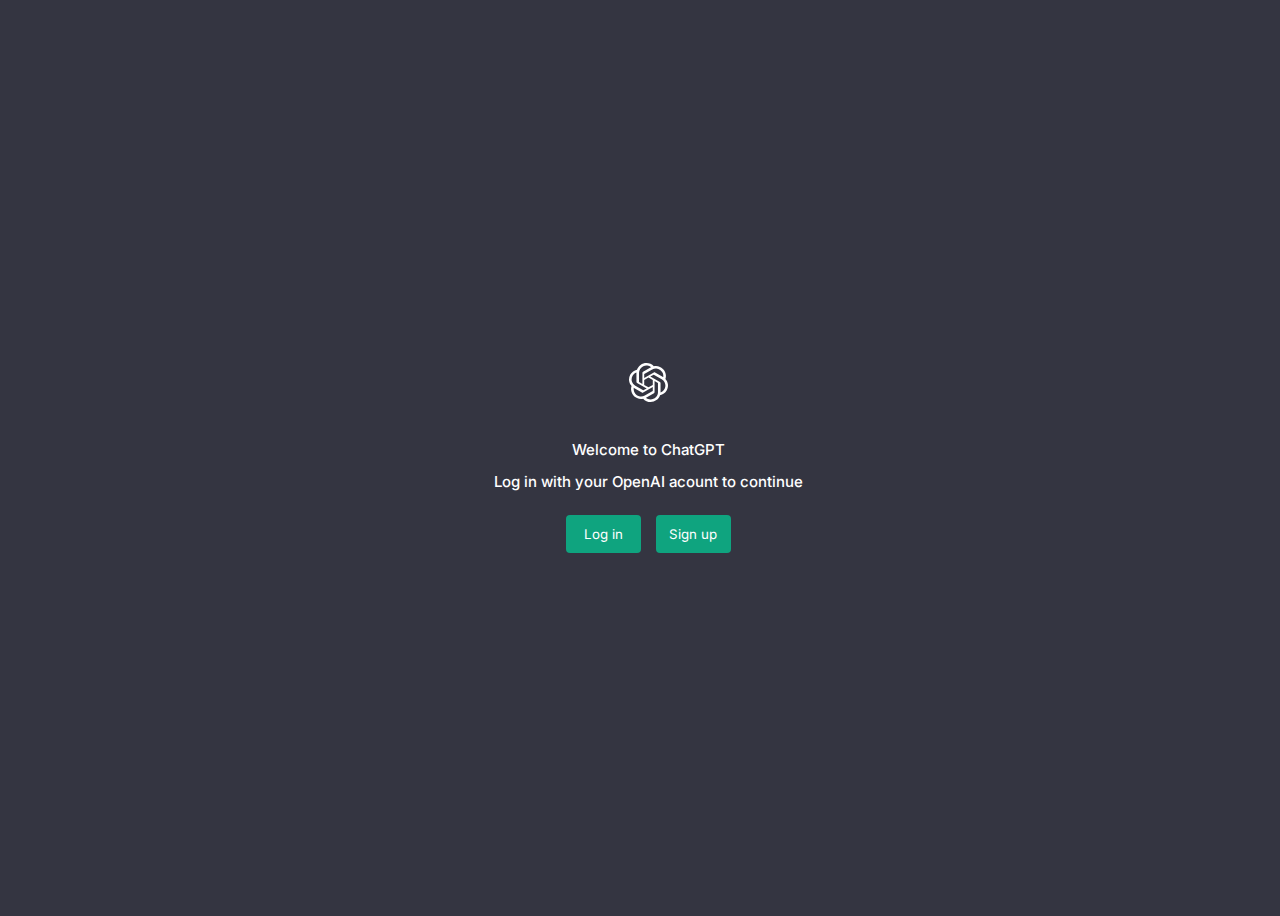
<file: index.html>
<!DOCTYPE html>
<html lang="en">

<head>
    <meta charset="UTF-8">
    <meta name="viewport" content="width=device-width, initial-scale=1.0">
    <link rel="stylesheet" href="/css/style.css">
    <title>Clone-ChatGPT</title>

</head>

<body>
    <main>
        <img src="/assets/logo.svg" alt="Welcome ChatGPT">
        <p id="p1">Welcome to ChatGPT</p>
        <p id="p2">Log in with your OpenAI acount to continue</p>
        <div class="caixa">
            <button>Log in</button>
            <button>Sign up</button>
        </div>
    </main>

</body>

</html>
</file>
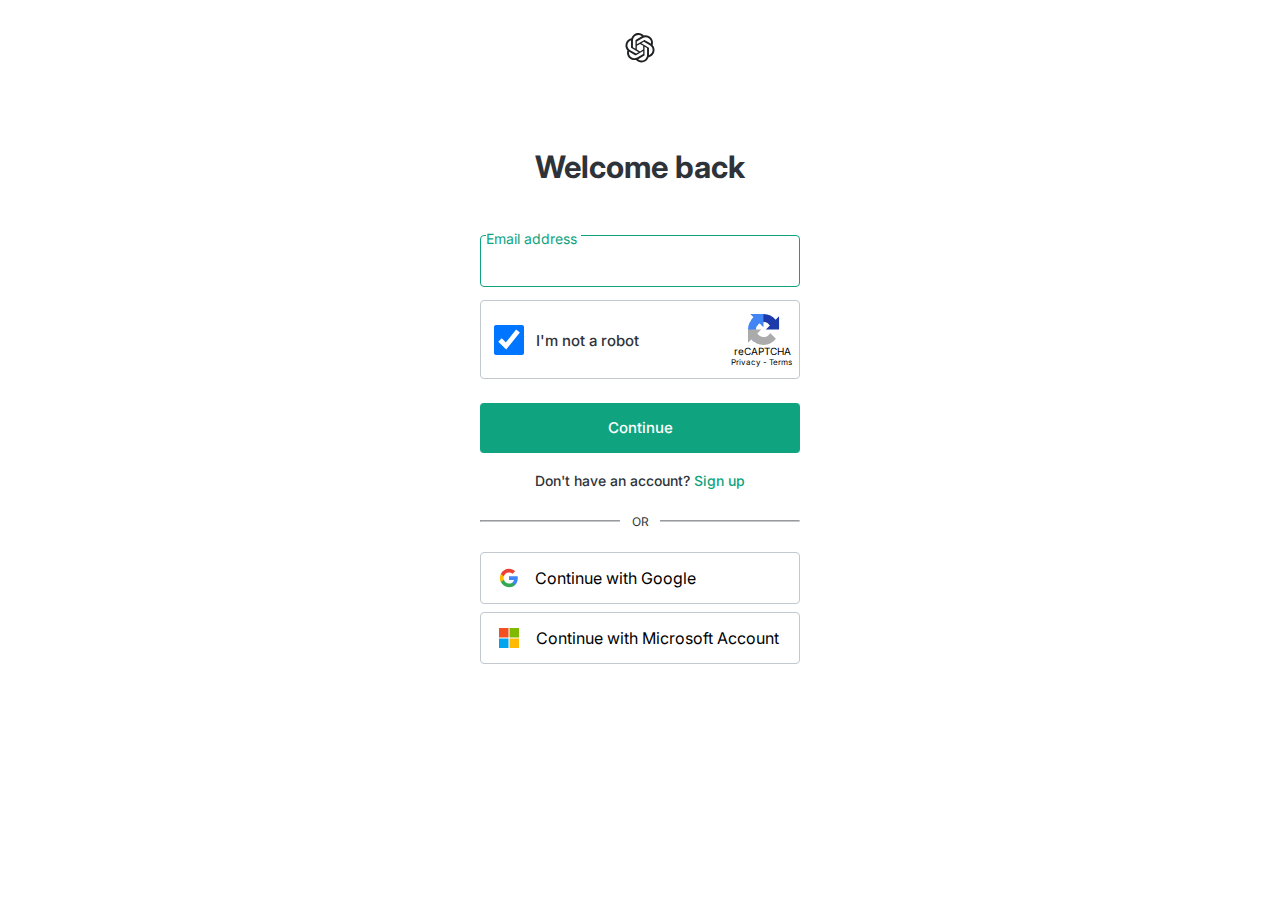
<file: browsers/index2.html>
<!DOCTYPE html>
<html lang="en">

<head>
    <meta charset="UTF-8">
    <meta name="viewport" content="width=device-width, initial-scale=1.0">
    <link rel="stylesheet" href="/css/style2.css">
    <title>Page Login</title>
</head>

<body>
    <main>
        <img src="/assets/ChatGPT Logo.svg" alt="logo ChatGPT">
        <h1>Welcome back</h1>
        <p id="Email">Email address</p>
        <input type="text">
        <div id="reC">
            <input type="checkbox" checked="checked" name="Caixa" id="Caixa">
            <label for="Caixa">I'm not a robot</label>
            <div id="pos-reC">
                <img src="/assets/recaptcha logo.svg" alt="Logo recaptcha">
                <p id="r1">reCAPTCHA</p>
                <p id="r2">Privacy - Terms</p>
            </div>
        </div>
        <button id="btn1">Continue</button>
        <p id="create">Don't have an account? <a href="">Sign up</a></p>
        <div id="boxline">
            <hr id="line"></hr>
            <p id="separate">OR</p>
        </div>
        <div class="google">
            <img src="/assets/Google Logo.svg" alt="google icon">
            <p>Continue with Google</p>
        </div>
        <div class="microsoft">
            <img src="/assets/Microsoft Logo.svg" alt="Microsoft icon">
            <p>Continue with Microsoft Account</p>
        </div>
    </main>

</body>

</html>
</file>
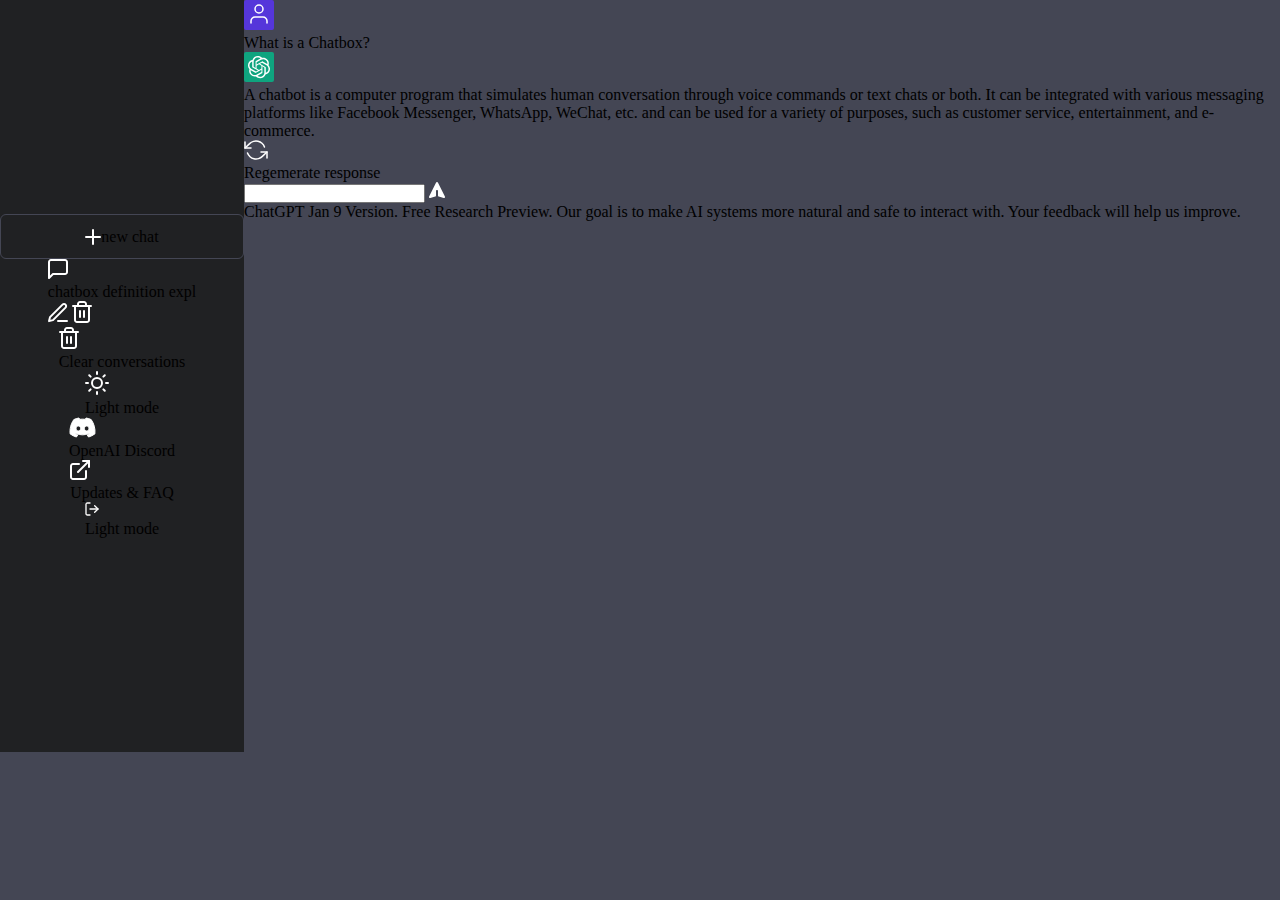
<file: browsers/index3.html>
<!DOCTYPE html>
<html lang="en">
<head>
    <meta charset="UTF-8">
    <meta name="viewport" content="width=device-width, initial-scale=1.0">
    <link rel="stylesheet" href="/css/style3.css">
    <title>Main UI</title>
</head>
<body>
    <aside>
        <div id="new_chat">
            <img src="/assets/plus.svg" alt="Imagem do sinal de mais, (Adicione um novo chat)">
            <p>new chat</p>
        </div>
        <div id="chatbox">
            <img src="/assets/message.svg" alt="Imagem de um balão de conversa">
            <p>chatbox definition expl</p>
            <img src="/assets/pen.svg" alt="Imagem de uma caneca para sinalizar se o usuário quer digitar algo">
            <img src="/assets/delete.svg" alt="Imagem de uma lixeira sinalizando se o usuário quer deletar algo">
        </div>
        <div id="Linha?"></div>
        <div id="limparC">
            <img src="/assets/delete.svg" alt="Imagem de uma lixeira sinalizando se o usuário quer limpar a conversa com o robo até agora">
            <p>Clear conversations</p>
        </div>
        <div id="modoClaro">
            <img src="/assets/contrast.svg" alt="imagem de um pequeno sol sinalizando se o usuário quer por o sine no modo/contraste claro">
            <p>Light mode</p>
        </div>
        <div id="discordIA">
            <img src="/assets/discord.svg" alt="imagem da logo do discord perguntando se o usuário quer entrar no discord do OpenAI">
            <p>OpenAI Discord</p>
        </div>
        <div id="FAQ">
            <img src="/assets/enlarge.svg" alt="imagem de um 'ampliar' perguntando se o usuário quer ficar sabendo de atualizações ou acessar o FAQ">
            <p>Updates & FAQ</p>
        </div>
        <div id="sair">
            <img src="/assets/logout.svg" alt="imagem de um pequeno sol sinalizando se o usuário quer por o sine no modo/contraste claro">
            <p>Light mode</p>
        </div>
    </aside>
    <div id="chatgpt">
        <div id="usuario">
            <img src="/assets/Avatar User.svg" alt="Imagem de um avatar representando o usuário">
            <p>What is a Chatbox?</p>
        </div>
        <div id="robot">
            <img src="/assets/Avatar ChatGPT.svg" alt="Imagem da logo chatgpt">
            <p>A chatbot is a computer program that simulates human conversation through voice commands or text chats or both. It can be integrated with various messaging platforms like Facebook Messenger, WhatsApp, WeChat, etc. and can be used for a variety of purposes, such as customer service, entertainment, and e-commerce.</p>
        </div>
        <div id="refresh">
            <img src="/assets/refresh.svg" alt="Imagem de um 'refresh' para o chat gerar outra resposta">
            <p>Regemerate response</p>
        </div>
        <div id="caixaDePerguntas">
            <input type="text">
            <img src="/assets/send.svg" alt="Imagem de uma seta indicando o usuário a enviar a pergunta">
        </div>
        <div id="versao">
            <p>ChatGPT Jan 9 Version. Free Research Preview. Our goal is to make AI systems more natural and safe to interact with. Your feedback will help us improve.</p>
        </div>
    </div>
</body>
</html>
</file>
<file: css/style.css>
@import url('https://fonts.googleapis.com/css2?family=Inter:wght@500;700&family=Oswald:wght@700&family=PT+Serif:ital,wght@1,700&family=Poppins:wght@500;700;800&family=Roboto:wght@400;500&display=swap');
*{
    font-family: 'Inter';
    box-sizing: border-box;

}
body{
    width: 100vw;
    height: 100vh;
    background: #343541;
    display: flex;
    align-items: center;
    justify-content: center;
    flex-direction: column;
}
main{
    
    display: flex;
    flex-direction: column;
    justify-content: center;
    align-items: center;
}
img{
    width: 39px;
    height: 39.526px;
    flex-shrink: 0;
    margin-bottom: 19.47px;
}
p{ 
   
    width: 319px;
    height: 27px;
    flex-shrink: 0;
    color: #FFF;
    text-align: center;
    font-size: 15px;
    font-style: normal;
    font-weight: 500;
    line-height: 27px;
}
#p1{
    margin-bottom: -10px;
}
#p2{
    margin-bottom: 20px;
}
.caixa{

    width: 165px;
    display: flex;
    flex-direction: row;
    justify-content: space-between;

}
button{
    display: flex;
    width: 75px;
    height: 38px;
    padding: 5px 0px 6px 0px;
    justify-content: center;
    align-items: center;
    flex-shrink: 0;
    border-radius: 4px;
    background: #0FA47F;
    border: none;
    color: #FFFFFF;
    cursor: pointer;
    

}
</file>
<file: css/style2.css>
@import url('https://fonts.googleapis.com/css2?family=Inter:wght@400;500;700&display=swap');
*{
    margin: 0;
    padding: 0;
    box-sizing: border-box;
    font-family: 'Inter';
}
body{
    width: 100vw;
    height: 100vh;
    display: flex;
    justify-content: flex-start;
    align-items: center;
    flex-direction: column;
}
main{
    width: 320px;
    height: 100vh;
    flex-direction: column;
    justify-content: center;
    align-items: center;
}
main>img{
    width: 100%;
    height: 30px;
    display: flex;
    margin-top: 33px;
}

h1{
    margin-top: 89.6px;
    color: #2E3339;
    text-align: center;
    font-size: 31px;
    font-style: normal;
    font-weight: 700;
    line-height: 27px;
    width: 320px;
    height: 27px;
    flex-shrink: 0;
    margin-bottom: 36px;
}
#Email{
    display: flex;
    width: 95px;
    height: 19px;
    flex-direction: column;
    justify-content: center;
    color:#0FA47F;
    flex-shrink: 0;
    font-size: 14px;
    font-style: normal;
    font-weight: 400;
    line-height: 27px;
    position: relative;
    top: 1.5%;
    left: 2%;
    background-color: #FFF;

      
}
input{
    width: 320px;
    height: 52px;
    border-radius: 4px;
    border: 1px solid #0FA47F;
    outline: none;
    text-align: start;
    padding-left: 17px;
    background: transparent;
    margin-bottom: 13px;
}
#reC{
    display: flex;
    flex-direction: row;
    align-items: flex-start;
    justify-content: flex-start;
    width: 320px;
    height: 79px;
    flex-shrink: 0;
    border: 1px solid #C3C8CF;
    border-radius: 4px;
    margin-bottom: 24px;
    
}
#Caixa{
    width: 30px;
    height: 30px;
    flex-shrink: 0;
    border-radius: 2;
    border: 2px solid #C1C1C1;
    margin-left: 13px;
    margin-top: 24px;
}
label{
    display: flex;
    width: 112px;
    height: 23px;
    flex-direction: column;
    justify-content: center;
    flex-shrink: 0;
    margin-left: 12px;
    margin-top: 28px;
    color: #2E3339;
    font-size: 15px;
    font-style: normal;
    font-weight: 500;
    line-height: 27px;
    
}
#pos-reC{
    display: flex;
    flex-direction: column;
    align-items: center;
    justify-content: center;
    margin-left: 83px;
    margin-top: 13px; 
    width: 65px;   
}
#reC > p{
    color: #555;
    font-weight: 500;
    line-height: 27px;
    font-style: normal;
    display: flex;
    height: 10px;
    flex-direction: column;
    justify-content: center;
    flex-shrink: 0;
}
#r1{
    width: 60px;
    font-size: 10px;
    margin-left: 1px;
}
#r2{
    width: 65px;
    font-size: 8px;
}
button{
    display: flex;
    width: 320px;
    height: 50px;
    flex-direction: column;
    justify-content: center;
    align-items: center;
    flex-shrink: 0;
    color: #FFF;
    text-align: center;
    font-size: 15px;
    font-style: normal;
    font-weight: 500;
    line-height: 27px;
    border-radius: 4px;
    background: #0FA47F;
    border: none;
    margin-bottom: 14px;
}
#create{
    width: 320px;
    height: 27px;
    flex-shrink: 0;
    color: #2E3339;
    text-align: center;
    font-size: 14px;
    font-style: normal;
    font-weight: 500;
    line-height: 27px;
    margin-bottom: 14px;
}
#create > a{
    color: #0FA47F;
    text-decoration: none;
}
#boxline{
    display: flex;
    flex-direction: column;
    align-items: center;
    justify-content: center;
    width: 320px;
    height: 27px;
    flex-shrink: 0;
    color: #2E3339;
    text-align: center;
    font-size: 12px;
    font-style: normal;
    font-weight: 400;
    line-height: 27px;

}
#line{
    width: 320px;
    height: 1px;
    background:#C3C8CF;
    border-bottom: 1px solid #C3C8CF;
}
#separate{

    width: 40px;
    position: absolute;
    background: #FFF;
   
}
.google{
    margin-top: 17px;
    width: 320px;
    height: 52px;
    display: inline-flex;
    padding-left: 0px;
    justify-content: flex-start;
    align-items: center;
    gap: 17.2px;
    border-radius: 4px;
    border: 1px solid #C3C8CF;
    margin-bottom: 8px;
}
.google > img{
    display: inline-flex;
    align-items: center;
    margin-left: 17.83px;
}
.microsoft{
    width: 320px;
    height: 52px;
    display: inline-flex;
    padding-left: 0px;
    justify-content: flex-start;
    align-items: center;
    gap: 17.2px;
    border-radius: 4px;
    border: 1px solid #C3C8CF;
    margin-bottom: 8px;
}
.microsoft > img{
    display: inline-flex;
    align-items: center;
    margin-left: 17.83px;
}
</file>
<file: css/style3.css>
@import url('https://fonts.googleapis.com/css2?family=Inter:wght@400;500;700&display=swap');
*{
    margin: 0;
    padding: 0;
    box-sizing: border-box;
}
body{
    display: flex;
    background: #444654;
}
aside{
    width: 261px;
    height: 752px;
    display: flex;
    flex-direction: column;
    align-items: center;
    justify-content: center;
    background: #202123;
}
#new_chat{
    width: 244px;
    height: 45px;
    border: 1px solid #444654;
    border-radius: 6px;
    flex-shrink: 0;
    display: flex;
    align-items: center;
    justify-content: center;
}
</file>
